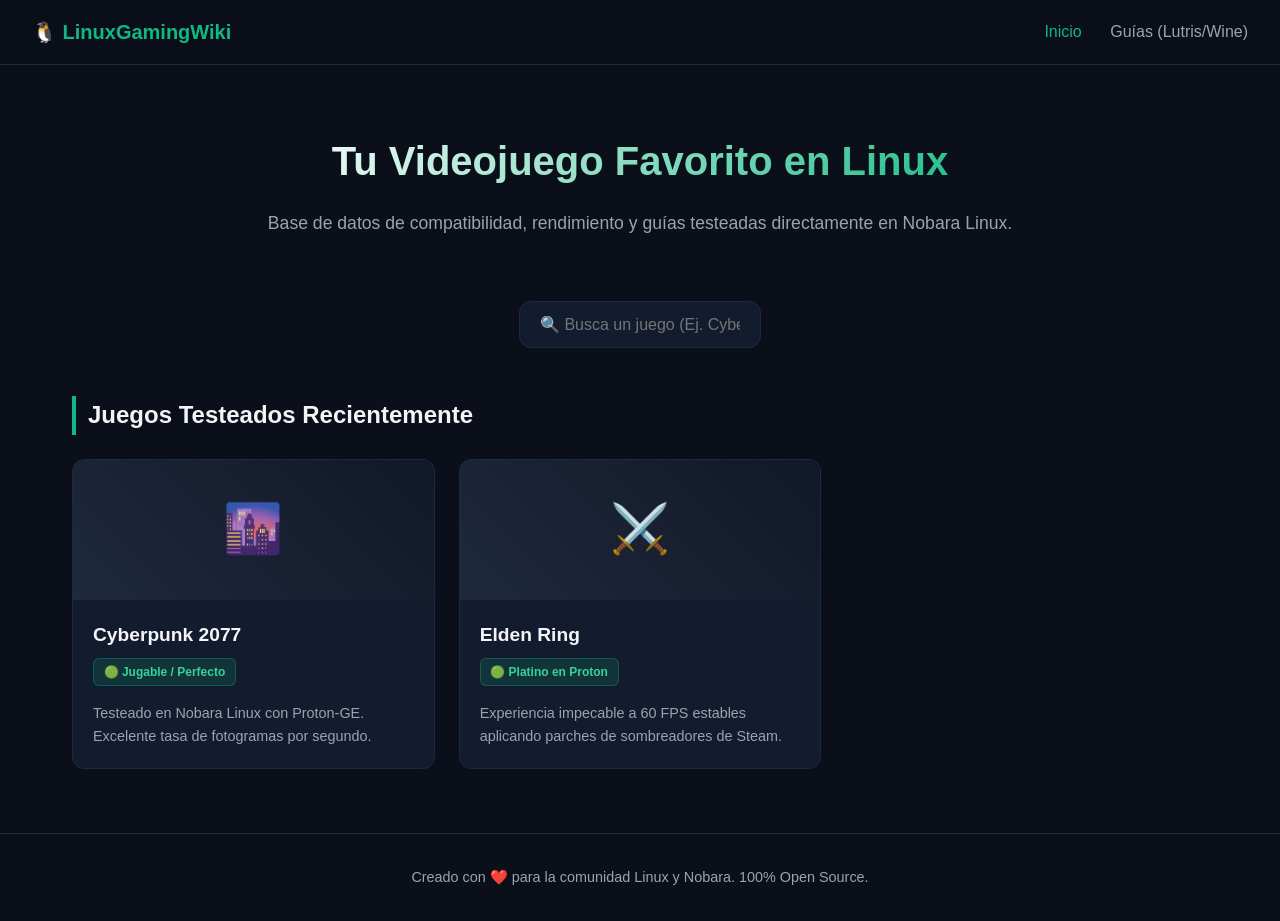
<file: index.html>
<!DOCTYPE html>
<html lang="es">
<head>
    <meta charset="UTF-8">
    <meta name="viewport" content="width=device-width, initial-scale=1.0">
    <title>Linux Gaming Wiki | Nobara & Proton Directory</title>
    <link rel="stylesheet" href="css/styles.css">
</head>
<body>

    <!-- Barra de Navegación -->
    <header>
        <a href="index.html" class="logo">
            🐧 LinuxGamingWiki
        </a>
        <nav>
            <a href="index.html" class="active">Inicio</a>
            <a href="guias/lutris.html">Guías (Lutris/Wine)</a>
        </nav>
    </header>

    <!-- Sección Principal / Hero -->
    <section class="hero">
        <h1>Tu Videojuego Favorito en Linux</h1>
        <p>Base de datos de compatibilidad, rendimiento y guías testeadas directamente en Nobara Linux.</p>
    </section>

    <!-- Buscador en tiempo real -->
    <div class="search-container">
        <input type="text" id="search-input" placeholder="🔍 Busca un juego (Ej. Cyberpunk, Elden Ring)...">
    </div>

    <!-- Contenido de Juegos -->
    <main class="container">
        <h2 class="section-title">Juegos Testeados Recientemente</h2>
        
        <div class="games-grid" id="games-grid">
            <!-- Tarjeta 1 -->
            <a href="juegos/cyberpunk-2077.html" class="game-card" data-title="cyberpunk 2077 rpg accion">
                <div class="game-banner">🌆</div>
                <div class="game-info">
                    <h3 class="game-title">Cyberpunk 2077</h3>
                    <span class="badge playable">🟢 Jugable / Perfecto</span>
                    <p class="game-desc">Testeado en Nobara Linux con Proton-GE. Excelente tasa de fotogramas por segundo.</p>
                </div>
            </a>

            <!-- Tarjeta 2 (Puedes duplicarla o adaptarla para más juegos) -->
            <a href="#" class="game-card" data-title="elden ring souls action">
                <div class="game-banner">⚔️</div>
                <div class="game-info">
                    <h3 class="game-title">Elden Ring</h3>
                    <span class="badge playable">🟢 Platino en Proton</span>
                    <p class="game-desc">Experiencia impecable a 60 FPS estables aplicando parches de sombreadores de Steam.</p>
                </div>
            </a>
        </div>
    </main>

    <!-- Pie de página -->
    <footer>
        <p>Creado con ❤️ para la comunidad Linux y Nobara. 100% Open Source.</p>
    </footer>

    <script src="js/main.js"></script>
</body>
</html>
</file>
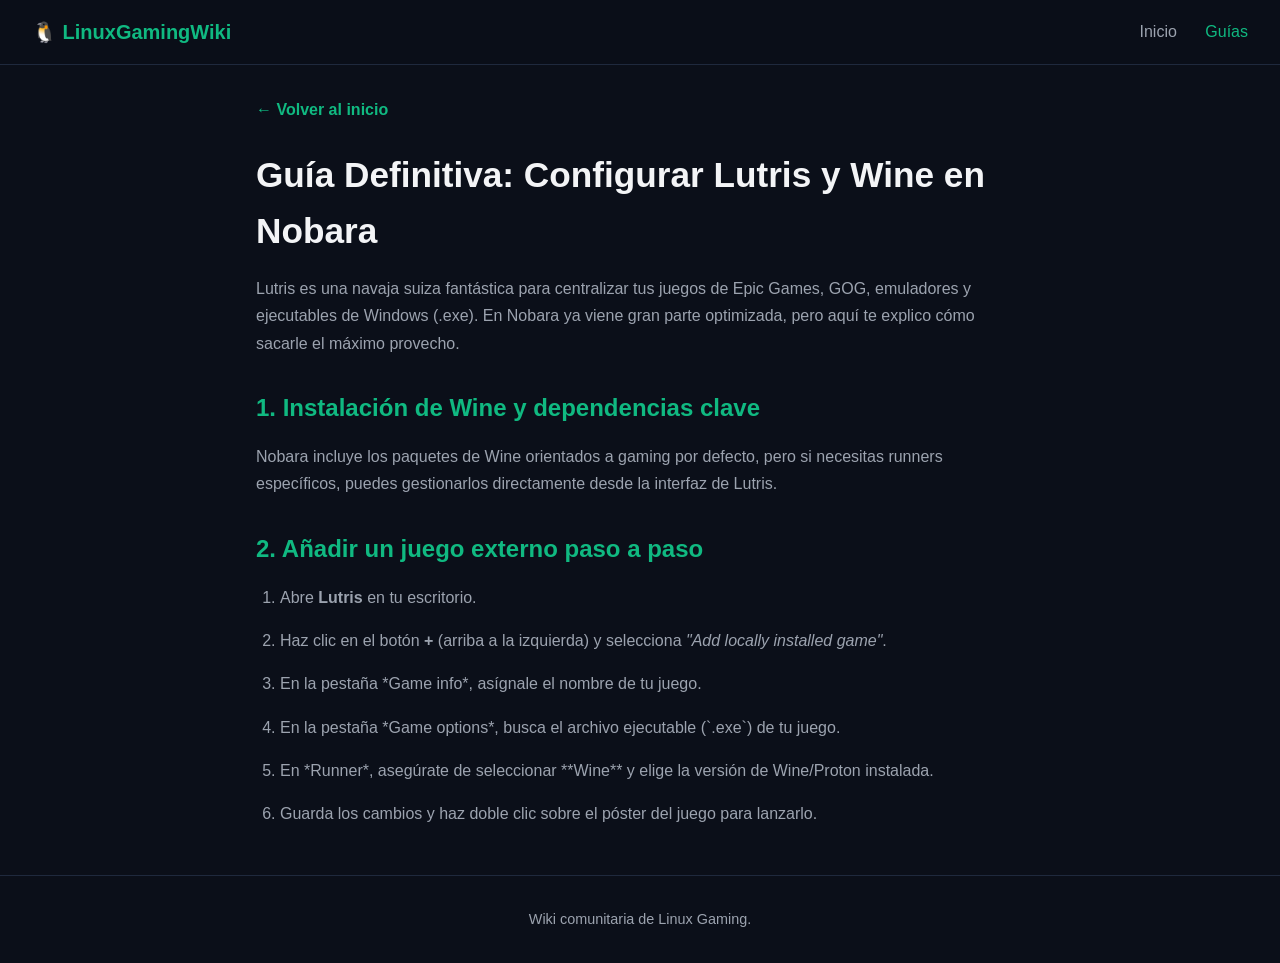
<file: guias/lutris.html>
<!DOCTYPE html>
<html lang="es">
<head>
    <meta charset="UTF-8">
    <meta name="viewport" content="width=device-width, initial-scale=1.0">
    <title>Guía de Lutris y Wine - Linux Gaming Wiki</title>
    <link rel="stylesheet" href="../css/styles.css">
    <style>
        .guide-container { max-width: 800px; margin: 2rem auto; padding: 0 1rem; }
        .guide-container h1 { font-size: 2.2rem; margin-bottom: 1rem; }
        .guide-container p, .guide-container li { color: var(--text-muted); margin-bottom: 1rem; line-height: 1.7; }
        .guide-container h2 { color: var(--accent-color); margin-top: 2rem; margin-bottom: 1rem; }
        .guide-container ol, .guide-container ul { padding-left: 1.5rem; margin-bottom: 1rem; }
        .back-link { display: inline-block; margin-bottom: 1.5rem; color: var(--accent-color); text-decoration: none; font-weight: 600; }
    </style>
</head>
<body>

    <header>
        <a href="../index.html" class="logo">🐧 LinuxGamingWiki</a>
        <nav>
            <a href="../index.html">Inicio</a>
            <a href="lutris.html" class="active">Guías</a>
        </nav>
    </header>

    <main class="guide-container">
        <a href="../index.html" class="back-link">← Volver al inicio</a>

        <h1>Guía Definitiva: Configurar Lutris y Wine en Nobara</h1>
        <p>Lutris es una navaja suiza fantástica para centralizar tus juegos de Epic Games, GOG, emuladores y ejecutables de Windows (.exe). En Nobara ya viene gran parte optimizada, pero aquí te explico cómo sacarle el máximo provecho.</p>

        <h2>1. Instalación de Wine y dependencias clave</h2>
        <p>Nobara incluye los paquetes de Wine orientados a gaming por defecto, pero si necesitas runners específicos, puedes gestionarlos directamente desde la interfaz de Lutris.</p>
        
        <h2>2. Añadir un juego externo paso a paso</h2>
        <ol>
            <li>Abre <strong>Lutris</strong> en tu escritorio.</li>
            <li>Haz clic en el botón <strong>+</strong> (arriba a la izquierda) y selecciona <em>"Add locally installed game"</em>.</li>
            <li>En la pestaña *Game info*, asígnale el nombre de tu juego.</li>
            <li>En la pestaña *Game options*, busca el archivo ejecutable (`.exe`) de tu juego.</li>
            <li>En *Runner*, asegúrate de seleccionar **Wine** y elige la versión de Wine/Proton instalada.</li>
            <li>Guarda los cambios y haz doble clic sobre el póster del juego para lanzarlo.</li>
        </ol>
    </main>

    <footer>
        <p>Wiki comunitaria de Linux Gaming.</p>
    </footer>

</body>
</html>
</file>
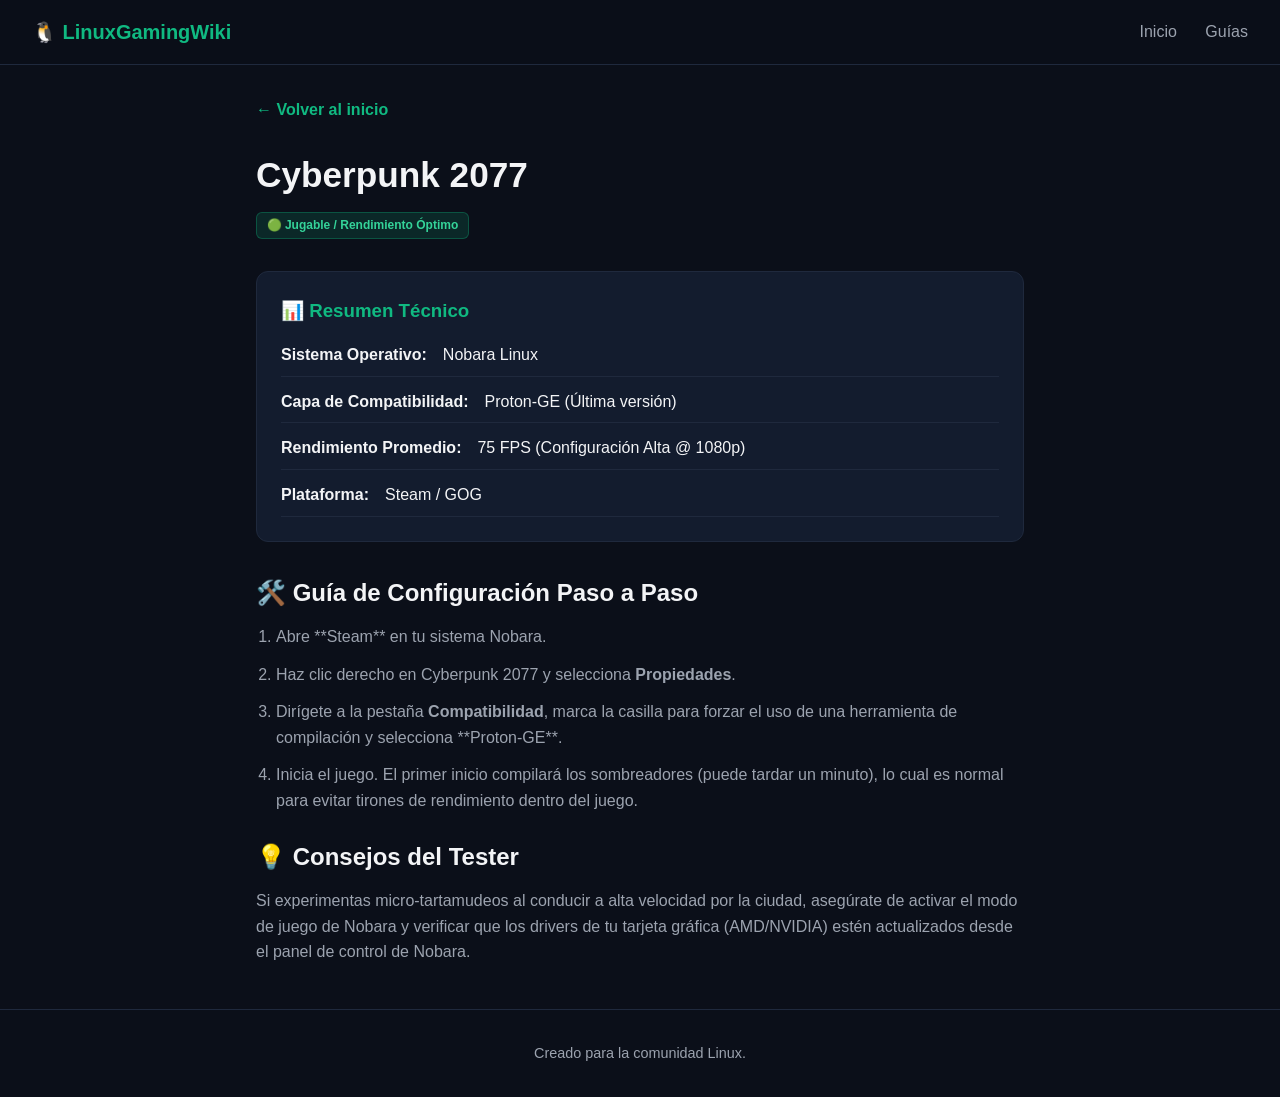
<file: juegos/cyberpunk-2077.html>
<!DOCTYPE html>
<html lang="es">
<head>
    <meta charset="UTF-8">
    <meta name="viewport" content="width=device-width, initial-scale=1.0">
    <title>Cyberpunk 2077 - Linux Gaming Wiki</title>
    <link rel="stylesheet" href="../css/styles.css">
    <style>
        .game-detail { max-width: 800px; margin: 2rem auto; padding: 0 1rem; }
        .detail-header { margin-bottom: 2rem; }
        .detail-header h1 { font-size: 2.2rem; margin-bottom: 0.5rem; }
        .specs-box { background: var(--card-bg); border: 1px solid var(--border-color); border-radius: 12px; padding: 1.5rem; margin-bottom: 2rem; }
        .specs-box h3 { margin-bottom: 1rem; color: var(--accent-color); }
        .specs-list { list-style: none; display: flex; flex-direction: column; gap: 0.75rem; }
        .specs-list li { display: flex; justify-content: border-box; border-bottom: 1px solid var(--border-color); padding-bottom: 0.5rem; }
        .specs-list strong { color: var(--text-main); margin-right: 1rem; }
        .guide-content h2 { margin-top: 1.5rem; margin-bottom: 0.75rem; color: var(--text-main); }
        .guide-content p, .guide-content li { color: var(--text-muted); margin-bottom: 0.75rem; }
        .guide-content ol { padding-left: 1.25rem; }
        .back-link { display: inline-block; margin-bottom: 1.5rem; color: var(--accent-color); text-decoration: none; font-weight: 600; }
        .back-link:hover { text-decoration: underline; }
    </style>
</head>
<body>

    <header>
        <a href="../index.html" class="logo">🐧 LinuxGamingWiki</a>
        <nav>
            <a href="../index.html">Inicio</a>
            <a href="../guias/lutris.html">Guías</a>
        </nav>
    </header>

    <main class="game-detail">
        <a href="../index.html" class="back-link">← Volver al inicio</a>

        <div class="detail-header">
            <h1>Cyberpunk 2077</h1>
            <span class="badge playable">🟢 Jugable / Rendimiento Óptimo</span>
        </div>

        <div class="specs-box">
            <h3>📊 Resumen Técnico</h3>
            <ul class="specs-list">
                <li><strong>Sistema Operativo:</strong> Nobara Linux</li>
                <li><strong>Capa de Compatibilidad:</strong> Proton-GE (Última versión)</li>
                <li><strong>Rendimiento Promedio:</strong> 75 FPS (Configuración Alta @ 1080p)</li>
                <li><strong>Plataforma:</strong> Steam / GOG</li>
            </ul>
        </div>

        <div class="guide-content">
            <h2>🛠️ Guía de Configuración Paso a Paso</h2>
            <ol>
                <li>Abre **Steam** en tu sistema Nobara.</li>
                <li>Haz clic derecho en Cyberpunk 2077 y selecciona <strong>Propiedades</strong>.</li>
                <li>Dirígete a la pestaña <strong>Compatibilidad</strong>, marca la casilla para forzar el uso de una herramienta de compilación y selecciona **Proton-GE**.</li>
                <li>Inicia el juego. El primer inicio compilará los sombreadores (puede tardar un minuto), lo cual es normal para evitar tirones de rendimiento dentro del juego.</li>
            </ol>

            <h2>💡 Consejos del Tester</h2>
            <p>Si experimentas micro-tartamudeos al conducir a alta velocidad por la ciudad, asegúrate de activar el modo de juego de Nobara y verificar que los drivers de tu tarjeta gráfica (AMD/NVIDIA) estén actualizados desde el panel de control de Nobara.</p>
        </div>
    </main>

    <footer>
        <p>Creado para la comunidad Linux.</p>
    </footer>

</body>
</html>
</file>
<file: css/styles.css>
/* css/styles.css */
:root {
  --bg-color: #0b0f19;
  --card-bg: #131c2e;
  --accent-color: #10b981; /* Verde esmeralda / Linux gaming */
  --accent-glow: rgba(16, 185, 129, 0.3);
  --text-main: #f3f4f6;
  --text-muted: #9ca3af;
  --border-color: #1f293d;
}

* {
  margin: 0;
  padding: 0;
  box-sizing: border-box;
  font-family: 'Inter', -apple-system, BlinkMacSystemFont, 'Segoe UI', Roboto, sans-serif;
}

body {
  background-color: var(--bg-color);
  color: var(--text-main);
  line-height: 1.6;
  min-height: 100vh;
  display: flex;
  flex-direction: column;
}

/* Header & Navegación */
header {
  background: rgba(11, 15, 25, 0.85);
  backdrop-filter: blur(10px);
  border-bottom: 1px solid var(--border-color);
  position: sticky;
  top: 0;
  z-index: 100;
  padding: 1rem 2rem;
  display: flex;
  justify-content: space-between;
  align-items: center;
}

.logo {
  font-size: 1.25rem;
  font-weight: 800;
  color: var(--accent-color);
  text-decoration: none;
  display: flex;
  align-items: center;
  gap: 0.5r em;
}

nav a {
  color: var(--text-muted);
  text-decoration: none;
  margin-left: 1.5rem;
  font-weight: 500;
  transition: color 0.2s;
}

nav a:hover, nav a.active {
  color: var(--accent-color);
}

/* Hero Section */
.hero {
  text-align: center;
  padding: 4rem 1rem 2rem 1rem;
  max-width: 800px;
  margin: 0 auto;
}

.hero h1 {
  font-size: 2.5rem;
  font-weight: 900;
  margin-bottom: 1rem;
  background: linear-gradient(135deg, #fff 0%, var(--accent-color) 100%);
  -webkit-background-clip: text;
  -webkit-text-fill-color: transparent;
}

.hero p {
  color: var(--text-muted);
  font-size: 1.1rem;
  margin-bottom: 2rem;
}

/* Buscador */
.search-container {
  max-width: 600px;
  margin: 0 auto 3rem auto;
  padding: 0 1rem;
}

#search-input {
  width: 100%;
  padding: 0.85rem 1.25rem;
  background-color: var(--card-bg);
  border: 1px solid var(--border-color);
  border-radius: 12px;
  color: white;
  font-size: 1rem;
  outline: none;
  transition: all 0.3s ease;
}

#search-input:focus {
  border-color: var(--accent-color);
  box-shadow: 0 0 15px var(--accent-glow);
}

/* Contenedor Principal y Grid de Juegos */
.container {
  max-width: 1200px;
  margin: 0 auto;
  padding: 0 2rem 4rem 2rem;
  flex: 1;
  width: 100%;
}

.section-title {
  font-size: 1.5rem;
  margin-bottom: 1.5rem;
  font-weight: 700;
  border-left: 4px solid var(--accent-color);
  padding-left: 0.75rem;
}

.games-grid {
  display: grid;
  grid-template-columns: repeat(auto-fill, minmax(280px, 1fr));
  gap: 1.5rem;
}

/* Tarjeta de Juego */
.game-card {
  background-color: var(--card-bg);
  border: 1px solid var(--border-color);
  border-radius: 12px;
  overflow: hidden;
  transition: transform 0.2s, box-shadow 0.2s;
  text-decoration: none;
  color: inherit;
  display: flex;
  flex-direction: column;
}

.game-card:hover {
  transform: translateY(-4px);
  box-shadow: 0 10px 25px rgba(0,0,0,0.4), 0 0 10px var(--accent-glow);
  border-color: var(--accent-color);
}

.game-banner {
  height: 140px;
  background: linear-gradient(45deg, #1f293d, #111827);
  display: flex;
  align-items: center;
  justify-content: center;
  font-size: 3rem;
}

.game-info {
  padding: 1.25rem;
  display: flex;
  flex-direction: column;
  gap: 0.5rem;
  flex: 1;
}

.game-title {
  font-size: 1.2rem;
  font-weight: 700;
}

.badge {
  display: inline-block;
  padding: 0.2rem 0.6rem;
  font-size: 0.75rem;
  font-weight: 600;
  border-radius: 6px;
  width: fit-content;
}

.badge.playable {
  background-color: rgba(16, 185, 129, 0.15);
  color: #34d399;
  border: 1px solid rgba(16, 185, 129, 0.3);
}

.game-desc {
  color: var(--text-muted);
  font-size: 0.9rem;
  margin-top: 0.5rem;
  flex: 1;
}

/* Footer */
footer {
  text-align: center;
  padding: 2rem;
  border-top: 1px solid var(--border-color);
  color: var(--text-muted);
  font-size: 0.9rem;
  background-color: var(--bg-color);
}
</file>
